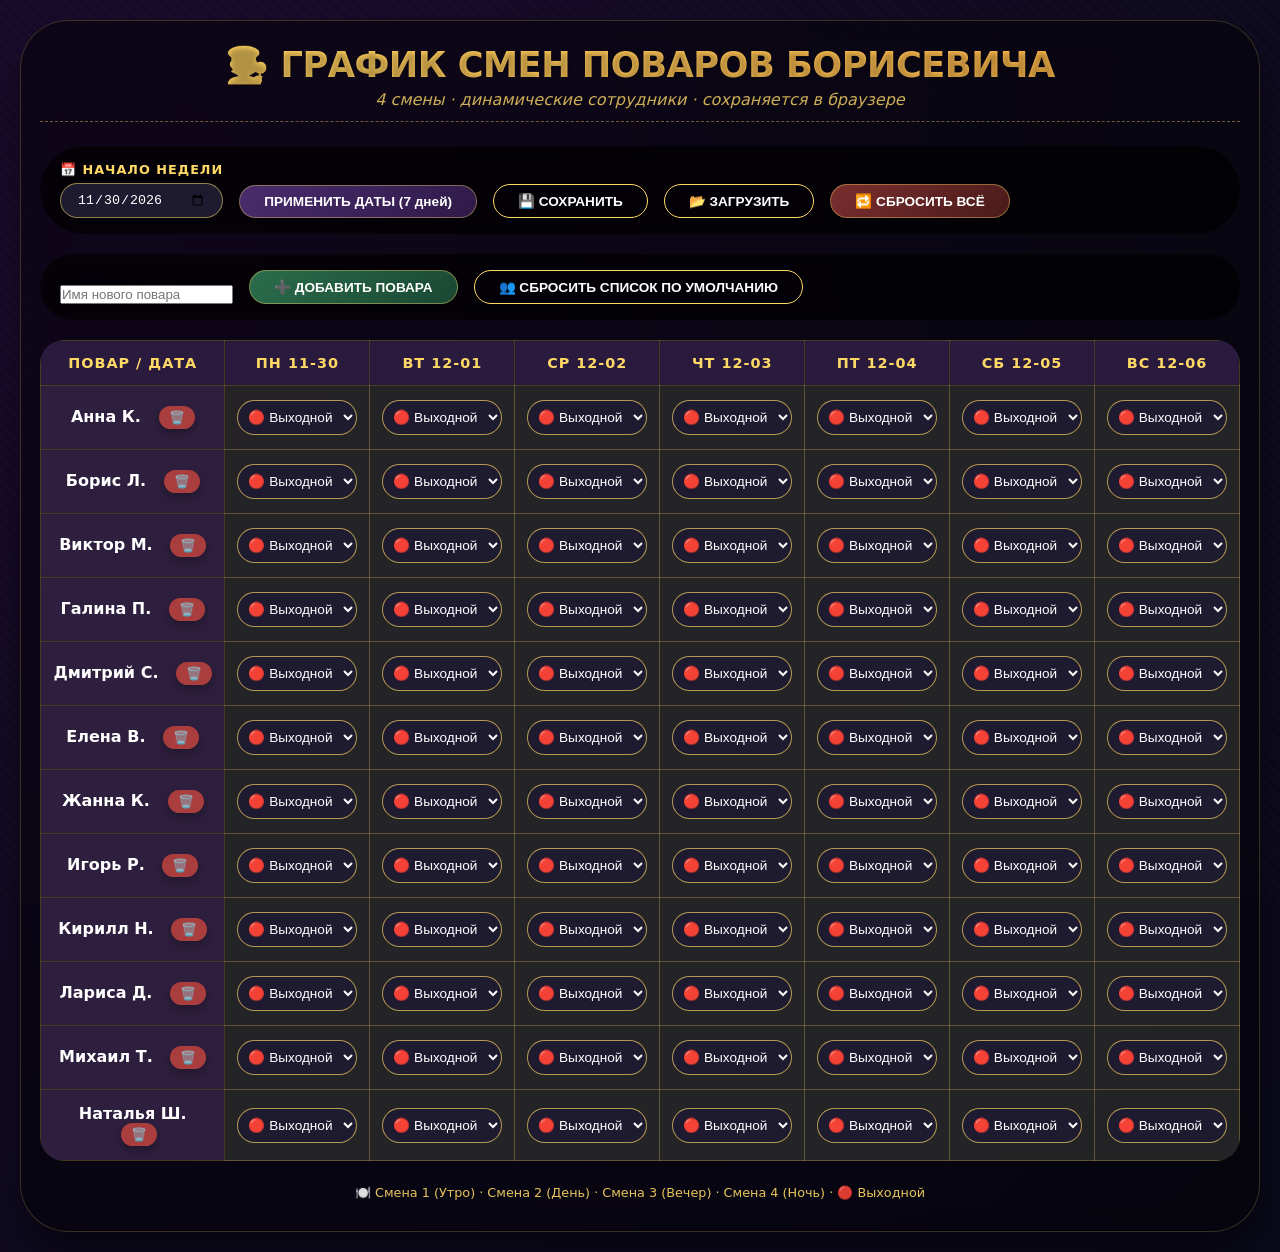
<file: index.html>
<!DOCTYPE html>
<html lang="ru">
<head>
    <meta charset="UTF-8">
    <meta name="viewport" content="width=device-width, initial-scale=1.0, user-scalable=yes">
    <title>График поваров Борисевича</title>
    <link rel="stylesheet" href="style.css">
</head>
<body>
<div class="container">
    <h1>🧑‍🍳 ГРАФИК СМЕН ПОВАРОВ БОРИСЕВИЧА</h1>
    <div class="sub">4 смены · динамические сотрудники · сохраняется в браузере</div>

    <div class="toolbar">
        <div class="date-range">
            <label>📅 НАЧАЛО НЕДЕЛИ</label>
            <input type="date" id="startDate">
        </div>
        <button id="applyDatesBtn">ПРИМЕНИТЬ ДАТЫ (7 дней)</button>
        <button id="saveBtn" class="btn-outline">💾 СОХРАНИТЬ</button>
        <button id="loadBtn" class="btn-outline">📂 ЗАГРУЗИТЬ</button>
        <button id="resetBtn" class="btn-reset">🔁 СБРОСИТЬ ВСЁ</button>
    </div>

    <div class="employee-manager">
        <input type="text" id="newEmployeeName" placeholder="Имя нового повара">
        <button id="addEmployeeBtn" class="btn-add">➕ ДОБАВИТЬ ПОВАРА</button>
        <button id="resetEmployeesBtn" class="btn-outline">👥 СБРОСИТЬ СПИСОК ПО УМОЛЧАНИЮ</button>
    </div>

    <div style="overflow-x: auto;">
        <table class="schedule-table" id="scheduleTable">
            <thead id="tableHeader"></thead>
            <tbody id="tableBody"></tbody>
        </table>
    </div>

    <div class="footer-info">
        🍽️ Смена 1 (Утро) · Смена 2 (День) · Смена 3 (Вечер) · Смена 4 (Ночь) · 🔴 Выходной
    </div>
</div>

<script src="script.js"></script>
</body>
</html>
</file>
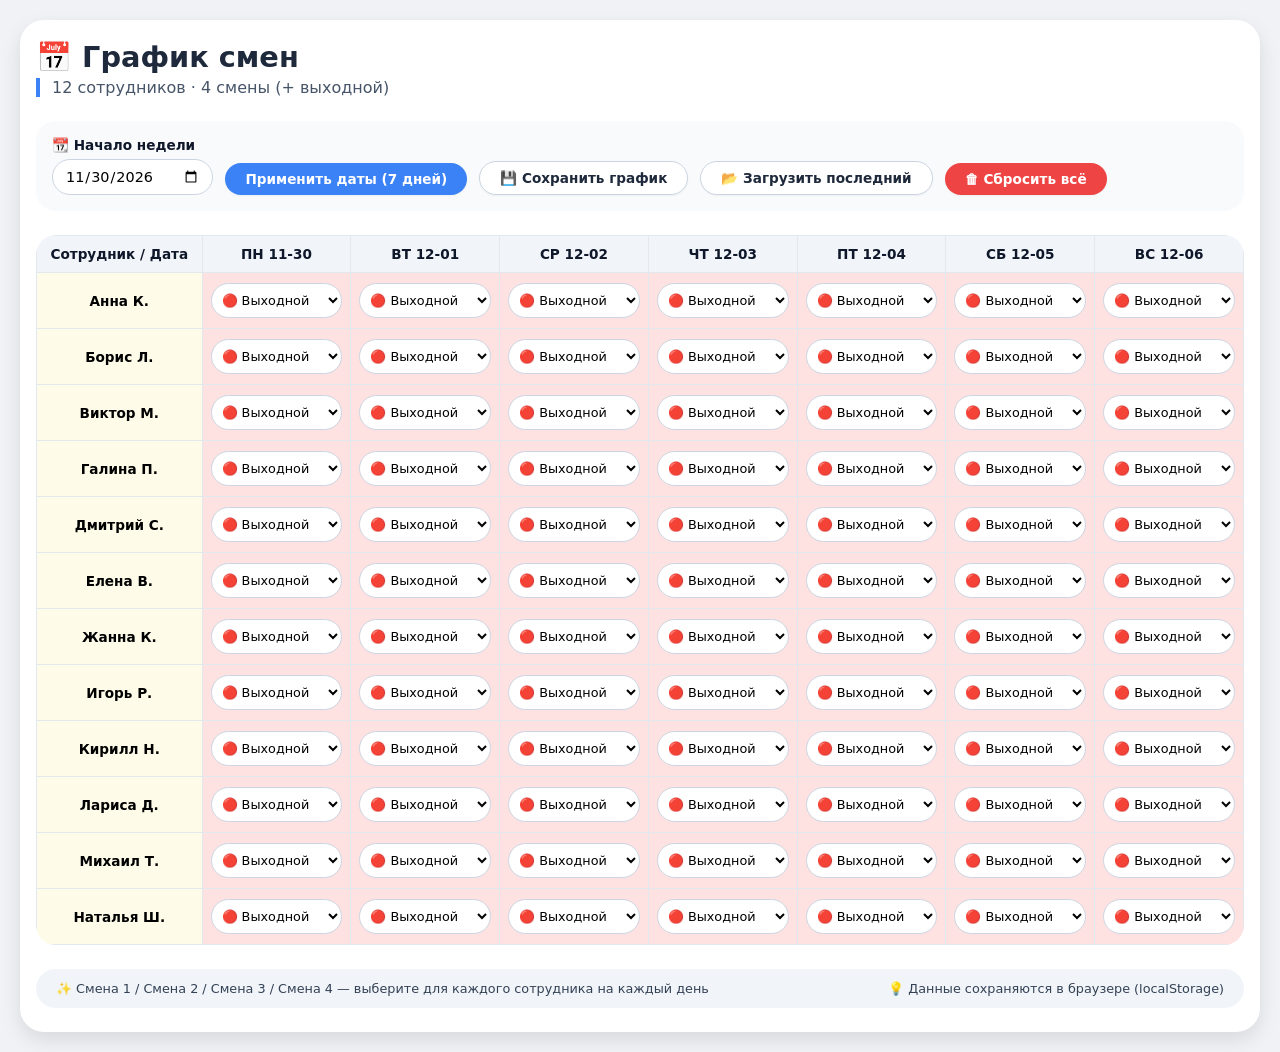
<file: schedule.html>
<!DOCTYPE html>
<html lang="ru">
<head>
    <meta charset="UTF-8">
    <meta name="viewport" content="width=device-width, initial-scale=1.0, user-scalable=yes">
    <title>График работы: 12 человек / 4 смены</title>
    <style>
        * {
            box-sizing: border-box;
            font-family: system-ui, 'Segoe UI', Roboto, 'Helvetica Neue', sans-serif;
        }

        body {
            background: #f0f2f5;
            margin: 0;
            padding: 20px;
        }

        .container {
            max-width: 1400px;
            margin: 0 auto;
            background: white;
            border-radius: 24px;
            box-shadow: 0 8px 20px rgba(0,0,0,0.1);
            overflow-x: auto;
            padding: 20px 16px 24px 16px;
        }

        h1 {
            font-size: 1.8rem;
            margin-top: 0;
            margin-bottom: 0.25rem;
            color: #1e293b;
        }

        .sub {
            color: #475569;
            margin-bottom: 1.5rem;
            border-left: 4px solid #3b82f6;
            padding-left: 12px;
        }

        /* панель управления */
        .toolbar {
            display: flex;
            flex-wrap: wrap;
            gap: 12px;
            align-items: flex-end;
            margin-bottom: 24px;
            background: #f8fafc;
            padding: 16px;
            border-radius: 20px;
        }

        .date-range {
            display: flex;
            flex-direction: column;
            gap: 6px;
        }

        .date-range label {
            font-weight: 600;
            font-size: 0.85rem;
            color: #0f172a;
        }

        input[type="date"] {
            padding: 8px 12px;
            border-radius: 40px;
            border: 1px solid #cbd5e1;
            background: white;
            font-size: 0.9rem;
        }

        button {
            background: #3b82f6;
            border: none;
            color: white;
            font-weight: 600;
            padding: 8px 20px;
            border-radius: 40px;
            cursor: pointer;
            transition: 0.2s;
            font-size: 0.85rem;
            box-shadow: 0 1px 2px rgba(0,0,0,0.05);
        }

        button:hover {
            background: #2563eb;
            transform: translateY(-1px);
        }

        .btn-outline {
            background: white;
            border: 1px solid #cbd5e1;
            color: #1e293b;
        }

        .btn-outline:hover {
            background: #f1f5f9;
            border-color: #94a3b8;
        }

        .btn-reset {
            background: #ef4444;
        }

        .btn-reset:hover {
            background: #dc2626;
        }

        /* таблица */
        .schedule-table {
            border-collapse: collapse;
            width: 100%;
            font-size: 0.85rem;
            box-shadow: 0 1px 2px rgba(0,0,0,0.03);
        }

        .schedule-table th, .schedule-table td {
            border: 1px solid #e2e8f0;
            padding: 10px 8px;
            text-align: center;
            vertical-align: middle;
        }

        .schedule-table th {
            background: #f1f5f9;
            font-weight: 600;
            color: #0f172a;
            position: sticky;
            top: 0;
            background-color: #f1f5f9;
        }

        .employee-col {
            background-color: #fefce8;
            font-weight: 600;
            text-align: left;
            position: sticky;
            left: 0;
            background-color: #fefce8;
            z-index: 1;
        }

        select {
            width: 100%;
            padding: 8px 6px;
            border-radius: 24px;
            border: 1px solid #cbd5e1;
            background: white;
            font-size: 0.8rem;
            font-weight: 500;
            cursor: pointer;
            transition: 0.1s;
        }

        select:focus {
            outline: none;
            border-color: #3b82f6;
            box-shadow: 0 0 0 2px rgba(59,130,246,0.2);
        }

        /* отметка выходного */
        .vacation {
            background-color: #fee2e2;
        }

        .footer-info {
            margin-top: 24px;
            display: flex;
            justify-content: space-between;
            flex-wrap: wrap;
            gap: 10px;
            background: #f1f5f9;
            padding: 12px 20px;
            border-radius: 40px;
            font-size: 0.8rem;
            color: #334155;
        }

        @media (max-width: 800px) {
            .schedule-table th, .schedule-table td {
                padding: 6px 4px;
            }
            select {
                padding: 6px 2px;
                font-size: 0.7rem;
            }
            .employee-col {
                font-size: 0.75rem;
            }
        }
    </style>
</head>
<body>
<div class="container">
    <h1>📅 График смен</h1>
    <div class="sub">12 сотрудников · 4 смены (+ выходной)</div>

    <div class="toolbar">
        <div class="date-range">
            <label>📆 Начало недели</label>
            <input type="date" id="startDate" value="2025-04-07">
        </div>
        <button id="applyDatesBtn">Применить даты (7 дней)</button>
        <button id="saveBtn" class="btn-outline">💾 Сохранить график</button>
        <button id="loadBtn" class="btn-outline">📂 Загрузить последний</button>
        <button id="resetBtn" class="btn-reset">🗑 Сбросить всё</button>
    </div>

    <div style="overflow-x: auto; border-radius: 20px;">
        <table class="schedule-table" id="scheduleTable">
            <thead id="tableHeader">
            </thead>
            <tbody id="tableBody">
            </tbody>
        </table>
    </div>

    <div class="footer-info">
        <span>✨ Смена 1 / Смена 2 / Смена 3 / Смена 4 — выберите для каждого сотрудника на каждый день</span>
        <span>💡 Данные сохраняются в браузере (localStorage)</span>
    </div>
</div>

<script>
    // ---------- КОНФИГУРАЦИЯ ----------
    const EMPLOYEE_COUNT = 12;
    // Имена сотрудников (можно менять прямо в коде, или добавить редактирование)
    const DEFAULT_EMPLOYEES = [
        "Анна К.", "Борис Л.", "Виктор М.", "Галина П.",
        "Дмитрий С.", "Елена В.", "Жанна К.", "Игорь Р.",
        "Кирилл Н.", "Лариса Д.", "Михаил Т.", "Наталья Ш."
    ];

    // Доступные варианты смен (значение select, отображаемый текст)
    const SHIFTS = [
        { value: "shift1", label: "🚀 Смена 1" },
        { value: "shift2", label: "⚡ Смена 2" },
        { value: "shift3", label: "🌙 Смена 3" },
        { value: "shift4", label: "⭐ Смена 4" },
        { value: "off", label: "🔴 Выходной" }
    ];

    // состояние графика: schedule[employeeIndex][dayIndex] = string (value из SHIFTS)
    let scheduleData = [];        // заполнится позже
    let currentDates = [];        // массив строк YYYY-MM-DD
    let employees = [...DEFAULT_EMPLOYEES];

    // вспомогательная функция: инициализация чистой сетки (все выходной)
    function initEmptySchedule(empCount, daysCount) {
        const empty = [];
        for (let i = 0; i < empCount; i++) {
            empty[i] = [];
            for (let d = 0; d < daysCount; d++) {
                empty[i][d] = "off";   // по умолчанию выходной
            }
        }
        return empty;
    }

    // сгенерировать массив дат (7 дней начиная с dateStr)
    function generateDateRange(startStr) {
        const startDate = new Date(startStr);
        if (isNaN(startDate.getTime())) {
            // если дата невалидна, берем сегодня
            const today = new Date();
            today.setHours(0,0,0,0);
            return generateDateRange(today.toISOString().slice(0,10));
        }
        const dates = [];
        for (let i = 0; i < 7; i++) {
            const d = new Date(startDate);
            d.setDate(startDate.getDate() + i);
            const year = d.getFullYear();
            const month = String(d.getMonth() + 1).padStart(2, '0');
            const day = String(d.getDate()).padStart(2, '0');
            dates.push(`${year}-${month}-${day}`);
        }
        return dates;
    }

    // перерисовка всей таблицы
    function renderTable() {
        const headerRow = document.getElementById("tableHeader");
        const bodyContainer = document.getElementById("tableBody");
        if (!headerRow || !bodyContainer) return;

        // ---- заголовок ----
        let theadHtml = '<tr><th class="employee-col">Сотрудник / Дата</th>';
        for (let dayIdx = 0; dayIdx < currentDates.length; dayIdx++) {
            const dateStr = currentDates[dayIdx];
            // формат: день недели + число
            const dateObj = new Date(dateStr);
            const weekdays = ['ВС', 'ПН', 'ВТ', 'СР', 'ЧТ', 'ПТ', 'СБ'];
            const weekday = weekdays[dateObj.getDay()];
            const formatted = `${weekday} ${dateStr.slice(5)}`; // "ПН 04-07"
            theadHtml += `<th>${formatted}</th>`;
        }
        theadHtml += '</tr>';
        headerRow.innerHTML = theadHtml;

        // ---- тело таблицы ----
        let tbodyHtml = '';
        for (let empIdx = 0; empIdx < employees.length; empIdx++) {
            const empName = employees[empIdx];
            tbodyHtml += `<tr>
                <td class="employee-col" style="font-weight:600;">${escapeHtml(empName)}</td>`;
            for (let dayIdx = 0; dayIdx < currentDates.length; dayIdx++) {
                let shiftVal = (scheduleData[empIdx] && scheduleData[empIdx][dayIdx]) ? scheduleData[empIdx][dayIdx] : "off";
                // строим select
                let selectHtml = `<select data-emp="${empIdx}" data-day="${dayIdx}" class="shift-select">`;
                for (let s of SHIFTS) {
                    const selected = (shiftVal === s.value) ? 'selected' : '';
                    selectHtml += `<option value="${s.value}" ${selected}>${s.label}</option>`;
                }
                selectHtml += `</select>`;
                const isOff = (shiftVal === "off");
                const tdClass = isOff ? 'style="background-color:#fee2e2;"' : '';
                tbodyHtml += `<td ${tdClass}>${selectHtml}</td>`;
            }
            tbodyHtml += `</tr>`;
        }
        bodyContainer.innerHTML = tbodyHtml;

        // привязать обработчики событий к селектам
        document.querySelectorAll('.shift-select').forEach(select => {
            select.addEventListener('change', function(e) {
                const empIdx = parseInt(this.dataset.emp);
                const dayIdx = parseInt(this.dataset.day);
                const newValue = this.value;
                if (!isNaN(empIdx) && !isNaN(dayIdx) && scheduleData[empIdx]) {
                    scheduleData[empIdx][dayIdx] = newValue;
                    // легкий визуальный фидбек - поменять фон ячейки (родитель td)
                    const td = this.closest('td');
                    if (td) {
                        if (newValue === "off") {
                            td.style.backgroundColor = "#fee2e2";
                        } else {
                            td.style.backgroundColor = "";
                        }
                    }
                    // автоматическое сохранение (опционально)
                    autoSaveToLocal();
                }
            });
        });
    }

    // автосохранение в localStorage при любом изменении (опционально)
    function autoSaveToLocal() {
        const toStore = {
            employees: employees,
            dates: currentDates,
            shiftsMatrix: scheduleData,
            lastUpdated: new Date().toISOString()
        };
        localStorage.setItem("workScheduleApp", JSON.stringify(toStore));
    }

    // загрузить из localStorage
    function loadFromLocal() {
        const raw = localStorage.getItem("workScheduleApp");
        if (!raw) {
            console.log("Сохранённых данных нет");
            return false;
        }
        try {
            const data = JSON.parse(raw);
            if (data.employees && Array.isArray(data.employees) && data.employees.length === EMPLOYEE_COUNT) {
                employees = data.employees;
            } else {
                // если количество сотрудников не совпадает, используем дефолтные имена
                employees = [...DEFAULT_EMPLOYEES];
            }
            if (data.dates && Array.isArray(data.dates) && data.dates.length === 7) {
                currentDates = data.dates;
                // синхронизировать поле ввода даты
                if (currentDates.length) {
                    document.getElementById("startDate").value = currentDates[0];
                }
            } else {
                // если даты невалидны, генерируем заново
                const startInput = document.getElementById("startDate").value;
                currentDates = generateDateRange(startInput);
            }
            if (data.shiftsMatrix && Array.isArray(data.shiftsMatrix) && data.shiftsMatrix.length === EMPLOYEE_COUNT) {
                scheduleData = data.shiftsMatrix;
                // убедимся, что количество дней совпадает
                for (let i = 0; i < scheduleData.length; i++) {
                    if (!scheduleData[i] || scheduleData[i].length !== currentDates.length) {
                        scheduleData[i] = [];
                        for (let d = 0; d < currentDates.length; d++) {
                            scheduleData[i][d] = "off";
                        }
                    }
                }
            } else {
                // инициализация пустой сетки
                scheduleData = initEmptySchedule(EMPLOYEE_COUNT, currentDates.length);
            }
            renderTable();
            return true;
        } catch(e) {
            console.error("Ошибка загрузки", e);
            return false;
        }
    }

    // полный сброс (все выходные, имена по умолчанию, даты с начала недели)
    function resetAll() {
        employees = [...DEFAULT_EMPLOYEES];
        const startInput = document.getElementById("startDate").value;
        currentDates = generateDateRange(startInput);
        scheduleData = initEmptySchedule(EMPLOYEE_COUNT, currentDates.length);
        renderTable();
        autoSaveToLocal();
    }

    // применить даты (изменить неделю, сохранить данные если возможно)
    function applyDates() {
        const startVal = document.getElementById("startDate").value;
        if (!startVal) return;
        const newDates = generateDateRange(startVal);
        if (JSON.stringify(newDates) === JSON.stringify(currentDates)) {
            // даты не изменились, перерисовка не нужна
            return;
        }

        // нужно преобразовать старый график под новую размерность дней
        const oldDates = currentDates;
        const oldSchedule = scheduleData;
        const newDays = newDates.length;

        // новая матрица с выходными по умолчанию
        const newSchedule = initEmptySchedule(EMPLOYEE_COUNT, newDays);

        // если были старые данные, переносим смены по соответствию дат
        if (oldDates.length && oldSchedule && oldSchedule.length === EMPLOYEE_COUNT) {
            for (let emp = 0; emp < EMPLOYEE_COUNT; emp++) {
                for (let oldDay = 0; oldDay < oldDates.length; oldDay++) {
                    const oldDate = oldDates[oldDay];
                    const newIdx = newDates.indexOf(oldDate);
                    if (newIdx !== -1 && oldSchedule[emp] && oldSchedule[emp][oldDay] !== undefined) {
                        newSchedule[emp][newIdx] = oldSchedule[emp][oldDay];
                    }
                }
            }
        }

        scheduleData = newSchedule;
        currentDates = newDates;
        renderTable();
        autoSaveToLocal();
    }

    // простая функция для экранирования HTML (имена сотрудников)
    function escapeHtml(str) {
        if (!str) return '';
        return str.replace(/[&<>]/g, function(m) {
            if (m === '&') return '&amp;';
            if (m === '<') return '&lt;';
            if (m === '>') return '&gt;';
            return m;
        });
    }

    // Инициализация при загрузке страницы
    function init() {
        const startDateInput = document.getElementById("startDate");
        // установить сегодняшний понедельник? чтобы было красиво
        const today = new Date();
        const dayOfWeek = today.getDay(); // 0 вс, 1 пн...
        const mondayOffset = dayOfWeek === 0 ? -6 : 1 - dayOfWeek;
        const monday = new Date(today);
        monday.setDate(today.getDate() + mondayOffset);
        const yyyy = monday.getFullYear();
        const mm = String(monday.getMonth() + 1).padStart(2, '0');
        const dd = String(monday.getDate()).padStart(2, '0');
        const defaultMonday = `${yyyy}-${mm}-${dd}`;
        startDateInput.value = defaultMonday;

        // попробуем загрузить сохраненное
        const loaded = loadFromLocal();
        if (!loaded) {
            // если нет сохранений, создаем чистый график
            currentDates = generateDateRange(defaultMonday);
            scheduleData = initEmptySchedule(EMPLOYEE_COUNT, currentDates.length);
            employees = [...DEFAULT_EMPLOYEES];
            renderTable();
            autoSaveToLocal();
        }

        // кнопки
        document.getElementById("applyDatesBtn").addEventListener("click", applyDates);
        document.getElementById("saveBtn").addEventListener("click", () => {
            autoSaveToLocal();
            alert("✅ График сохранён в браузере");
        });
        document.getElementById("loadBtn").addEventListener("click", () => {
            loadFromLocal();
            alert("📀 График загружен из сохранения");
        });
        document.getElementById("resetBtn").addEventListener("click", () => {
            if (confirm("Сбросить всех сотрудников на выходные и вернуть имена по умолчанию?")) {
                resetAll();
            }
        });
    }

    // запуск
    init();
</script>
</body>
</html>
</file>
<file: style.css>
* {
    box-sizing: border-box;
    margin: 0;
    padding: 0;
}

body {
    font-family: system-ui, 'Segoe UI', 'Roboto', 'Helvetica Neue', sans-serif;
    background: radial-gradient(circle at 10% 20%, #1a0b2e, #0a0a1a);
    min-height: 100vh;
    padding: 20px;
    color: #ffffff; /* основной текст белый */
}

/* анимация свечения фона */
body::before {
    content: '';
    position: fixed;
    top: 0;
    left: 0;
    width: 100%;
    height: 100%;
    background: repeating-linear-gradient(45deg, rgba(255, 217, 102, 0.02) 0px, rgba(255, 217, 102, 0.02) 2px, transparent 2px, transparent 8px);
    pointer-events: none;
    z-index: 0;
}

.container {
    max-width: 1600px; /* сделали шире */
    margin: 0 auto;
    background: rgba(0, 0, 0, 0.45);
    backdrop-filter: blur(12px);
    border-radius: 48px;
    padding: 24px 20px 32px;
    box-shadow: 0 25px 45px rgba(0,0,0,0.5), 0 0 0 1px rgba(255, 217, 102, 0.2) inset;
    transition: all 0.3s;
    position: relative;
    z-index: 1;
}

h1 {
    font-size: 2.2rem;
    font-weight: 800;
    text-align: center;
    background: linear-gradient(135deg, #ffd966, #ffb347);
    -webkit-background-clip: text;
    background-clip: text;
    color: transparent;
    text-shadow: 0 2px 5px rgba(0,0,0,0.3);
    letter-spacing: -0.5px;
    margin-bottom: 0.25rem;
}

.sub {
    text-align: center;
    color: #ffd966cc;
    border-bottom: 1px dashed #ffd96666;
    padding-bottom: 12px;
    margin-bottom: 24px;
    font-style: italic;
}

/* панели */
.toolbar, .employee-manager {
    display: flex;
    flex-wrap: wrap;
    gap: 16px;
    align-items: flex-end;
    background: rgba(0, 0, 0, 0.5);
    backdrop-filter: blur(8px);
    padding: 16px 20px;
    border-radius: 60px;
    margin-bottom: 20px;
}

.date-range {
    display: flex;
    flex-direction: column;
    gap: 6px;
}
.date-range label {
    font-weight: 600;
    font-size: 0.8rem;
    text-transform: uppercase;
    letter-spacing: 1px;
    color: #ffd966;
}
input[type="date"] {
    background: #1e1a2f;
    border: 1px solid #ffd96688;
    border-radius: 40px;
    padding: 8px 16px;
    color: #ffffff;
    font-weight: 500;
    outline: none;
}
input[type="date"]:focus {
    border-color: #ffb347;
    box-shadow: 0 0 6px #ffb347;
}

button {
    background: linear-gradient(135deg, #4a2c6d, #2e1a47);
    border: none;
    color: #ffffff;
    font-weight: bold;
    padding: 8px 24px;
    border-radius: 40px;
    cursor: pointer;
    transition: 0.2s;
    font-size: 0.85rem;
    box-shadow: 0 4px 8px rgba(0,0,0,0.3);
    border: 1px solid #ffd96666;
}
button:hover {
    background: linear-gradient(135deg, #6b3fa0, #3e2363);
    transform: translateY(-2px);
    box-shadow: 0 6px 12px rgba(0,0,0,0.4);
    border-color: #ffd966;
}

.btn-outline {
    background: transparent;
    border: 1px solid #ffd966;
    box-shadow: none;
}
.btn-reset {
    background: linear-gradient(135deg, #7a2e2e, #4a1a1a);
}
.btn-add {
    background: linear-gradient(135deg, #2a6d4c, #1a4732);
}

/* таблица - широкая, с увеличенными колонками */
.schedule-table {
    width: 100%;
    border-collapse: collapse;
    background: rgba(0, 0, 0, 0.6);
    backdrop-filter: blur(4px);
    border-radius: 24px;
    overflow: hidden;
    box-shadow: 0 8px 20px rgba(0,0,0,0.3);
    min-width: 800px; /* для горизонтальной прокрутки */
}
.schedule-table th, .schedule-table td {
    border: 1px solid #ffd96644;
    padding: 14px 12px;
    text-align: center;
    vertical-align: middle;
}
.schedule-table th {
    background: #2a1a3e;
    color: #ffd966;
    font-weight: 700;
    text-transform: uppercase;
    letter-spacing: 1px;
    position: sticky;
    top: 0;
    font-size: 0.9rem;
}
.employee-col {
    background: #2e1f3e;
    font-weight: bold;
    text-align: left;
    position: sticky;
    left: 0;
    z-index: 1;
    min-width: 180px;
}
.delete-employee-btn {
    background: #aa3e3e;
    border: none;
    border-radius: 30px;
    padding: 4px 10px;
    margin-left: 12px;
    font-size: 0.8rem;
    color: white;
    cursor: pointer;
}
.delete-employee-btn:hover {
    background: #cc5555;
}

/* Цвета смен (полупрозрачные, чтобы текст оставался читаемым) */
td.shift1-bg { background-color: rgba(255, 193, 7, 0.35); } /* Утро */
td.shift2-bg { background-color: rgba(66, 153, 225, 0.35); } /* День */
td.shift3-bg { background-color: rgba(236, 72, 153, 0.35); } /* Вечер */
td.shift4-bg { background-color: rgba(139, 92, 246, 0.35); } /* Ночь */
td.off-bg    { background-color: rgba(100, 100, 100, 0.35); } /* Выходной */

/* Выпадающий список - белый текст на тёмном фоне */
select {
    width: 100%;
    background: #1e1a2f;
    border: 1px solid #ffd966aa;
    border-radius: 32px;
    padding: 8px 6px;
    color: #ffffff;
    font-weight: 500;
    cursor: pointer;
    font-size: 0.85rem;
}
select:focus {
    outline: none;
    border-color: #ffb347;
}
option {
    background: #2a1a3e;
    color: white;
}

.footer-info {
    margin-top: 24px;
    text-align: center;
    font-size: 0.8rem;
    opacity: 0.9;
    color: #ffd966;
}

@media (max-width: 800px) {
    .schedule-table th, .schedule-table td {
        padding: 10px 6px;
    }
    .employee-col {
        min-width: 140px;
    }
    button {
        padding: 6px 16px;
        font-size: 0.75rem;
    }
    select {
        font-size: 0.7rem;
        padding: 6px 4px;
    }
}
</file>
